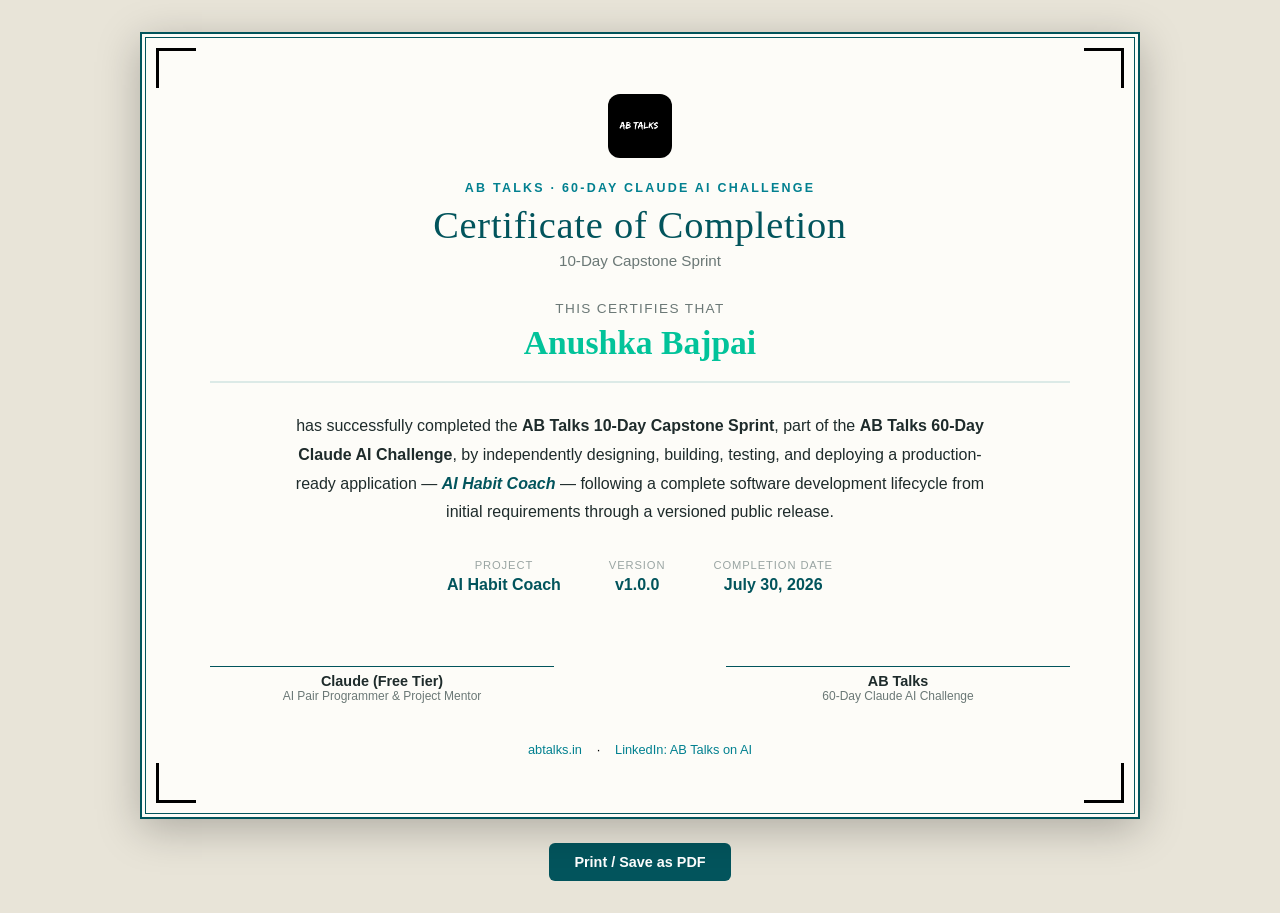
<file: certificate.html>
<!DOCTYPE html>
<html lang="en">
<head>
<meta charset="UTF-8">
<title>Certificate of Completion — AI Habit Coach</title>
<style>
  @media print {
    body { margin: 0; }
    .certificate { box-shadow: none !important; }
    @page { size: landscape; margin: 0; }
  }
  * { box-sizing: border-box; margin: 0; padding: 0; }
  body {
    font-family: Georgia, 'Times New Roman', serif;
    background: #E8E4D8;
    padding: 2rem;
    display: flex;
    justify-content: center;
    align-items: center;
    min-height: 100vh;
  }
  .certificate {
    width: 1000px;
    max-width: 100%;
    background: #FDFCF8;
    border: 2px solid #02545C;
    padding: 3px;
    box-shadow: 0 10px 40px rgba(0,0,0,0.25);
    position: relative;
  }
  .certificate-inner {
    border: 1px solid #02545C;
    padding: 3.5rem 4rem;
    position: relative;
  }
  .corner {
    position: absolute;
    width: 40px;
    height: 40px;
    border-color: #02C39A;
  }
  .corner.tl { top: 10px; left: 10px; border-top: 3px solid; border-left: 3px solid; }
  .corner.tr { top: 10px; right: 10px; border-top: 3px solid; border-right: 3px solid; }
  .corner.bl { bottom: 10px; left: 10px; border-bottom: 3px solid; border-left: 3px solid; }
  .corner.br { bottom: 10px; right: 10px; border-bottom: 3px solid; border-right: 3px solid; }

  .logo-row {
    text-align: center;
    margin-bottom: 1.2rem;
  }
  .logo-row img {
    width: 64px;
    height: 64px;
    border-radius: 12px;
  }

  .eyebrow {
    text-align: center;
    font-family: -apple-system, sans-serif;
    font-size: 0.78rem;
    letter-spacing: 0.18em;
    text-transform: uppercase;
    color: #028090;
    font-weight: 700;
    margin-bottom: 0.5rem;
  }

  h1 {
    text-align: center;
    font-size: 2.4rem;
    color: #02545C;
    font-weight: 400;
    letter-spacing: 0.02em;
    margin-bottom: 0.3rem;
  }

  .subtitle {
    text-align: center;
    font-family: -apple-system, sans-serif;
    font-size: 0.95rem;
    color: #6B7876;
    margin-bottom: 2rem;
  }

  .presented-to {
    text-align: center;
    font-family: -apple-system, sans-serif;
    font-size: 0.85rem;
    color: #6B7876;
    text-transform: uppercase;
    letter-spacing: 0.1em;
    margin-bottom: 0.5rem;
  }

  .name {
    text-align: center;
    font-size: 2.1rem;
    color: #02C39A;
    font-weight: 700;
    margin-bottom: 1.8rem;
    border-bottom: 2px solid #DCEAE7;
    padding-bottom: 1.2rem;
    display: inline-block;
    width: 100%;
  }

  .body-text {
    text-align: center;
    font-family: -apple-system, sans-serif;
    font-size: 1rem;
    color: #1E2B2B;
    line-height: 1.8;
    max-width: 720px;
    margin: 0 auto 1.8rem auto;
  }

  .project-name {
    font-weight: 700;
    color: #02545C;
    font-style: italic;
  }

  .details-row {
    display: flex;
    justify-content: center;
    gap: 3rem;
    margin: 2rem 0;
    font-family: -apple-system, sans-serif;
  }
  .detail {
    text-align: center;
  }
  .detail .detail-label {
    font-size: 0.7rem;
    text-transform: uppercase;
    letter-spacing: 0.08em;
    color: #9AA5A3;
    margin-bottom: 0.3rem;
  }
  .detail .detail-value {
    font-size: 1rem;
    font-weight: 700;
    color: #02545C;
  }

  .signatures {
    display: flex;
    justify-content: space-between;
    margin-top: 3rem;
    padding-top: 1.5rem;
    font-family: -apple-system, sans-serif;
  }
  .signature-block {
    text-align: center;
    width: 40%;
  }
  .signature-line {
    border-top: 1px solid #02545C;
    margin-bottom: 0.4rem;
    padding-top: 0.4rem;
  }
  .signature-name {
    font-size: 0.9rem;
    font-weight: 700;
    color: #1E2B2B;
  }
  .signature-role {
    font-size: 0.75rem;
    color: #6B7876;
  }

  .links-row {
    text-align: center;
    margin-top: 2rem;
    font-family: -apple-system, sans-serif;
    font-size: 0.8rem;
  }
  .links-row a {
    color: #028090;
    text-decoration: none;
    margin: 0 0.7rem;
  }

  .print-button {
    display: block;
    margin: 1.5rem auto 0 auto;
    padding: 0.7rem 1.6rem;
    background: #02545C;
    color: white;
    border: none;
    border-radius: 6px;
    font-family: -apple-system, sans-serif;
    font-size: 0.9rem;
    font-weight: 600;
    cursor: pointer;
  }
  @media print { .print-button { display: none; } }
</style>
</head>
<body>

<div>
  <div class="certificate">
    <div class="certificate-inner">
      <div class="corner tl"></div>
      <div class="corner tr"></div>
      <div class="corner bl"></div>
      <div class="corner br"></div>

      <div class="logo-row">
        <img src="[data-uri]" alt="AB Talks logo">
      </div>

      <div class="eyebrow">AB Talks · 60-Day Claude AI Challenge</div>
      <h1>Certificate of Completion</h1>
      <div class="subtitle">10-Day Capstone Sprint</div>

      <div class="presented-to">This certifies that</div>
      <div class="name">Anushka Bajpai</div>

      <div class="body-text">
        has successfully completed the <strong>AB Talks 10-Day Capstone Sprint</strong>, part of the
        <strong>AB Talks 60-Day Claude AI Challenge</strong>, by independently designing, building, testing,
        and deploying a production-ready application —
        <span class="project-name">AI Habit Coach</span> —
        following a complete software development lifecycle from initial requirements through a
        versioned public release.
      </div>

      <div class="details-row">
        <div class="detail">
          <div class="detail-label">Project</div>
          <div class="detail-value">AI Habit Coach</div>
        </div>
        <div class="detail">
          <div class="detail-label">Version</div>
          <div class="detail-value">v1.0.0</div>
        </div>
        <div class="detail">
          <div class="detail-label">Completion Date</div>
          <div class="detail-value">July 30, 2026</div>
        </div>
      </div>

      <div class="signatures">
        <div class="signature-block">
          <div class="signature-line">
            <div class="signature-name">Claude (Free Tier)</div>
            <div class="signature-role">AI Pair Programmer &amp; Project Mentor</div>
          </div>
        </div>
        <div class="signature-block">
          <div class="signature-line">
            <div class="signature-name">AB Talks</div>
            <div class="signature-role">60-Day Claude AI Challenge</div>
          </div>
        </div>
      </div>

      <div class="links-row">
        <a href="https://www.abtalks.in/">abtalks.in</a>
        ·
        <a href="https://www.linkedin.com/company/abtalks-on-ai/">LinkedIn: AB Talks on AI</a>
      </div>
    </div>
  </div>

  <button class="print-button" onclick="window.print()">Print / Save as PDF</button>
</div>

</body>
</html>
</file>
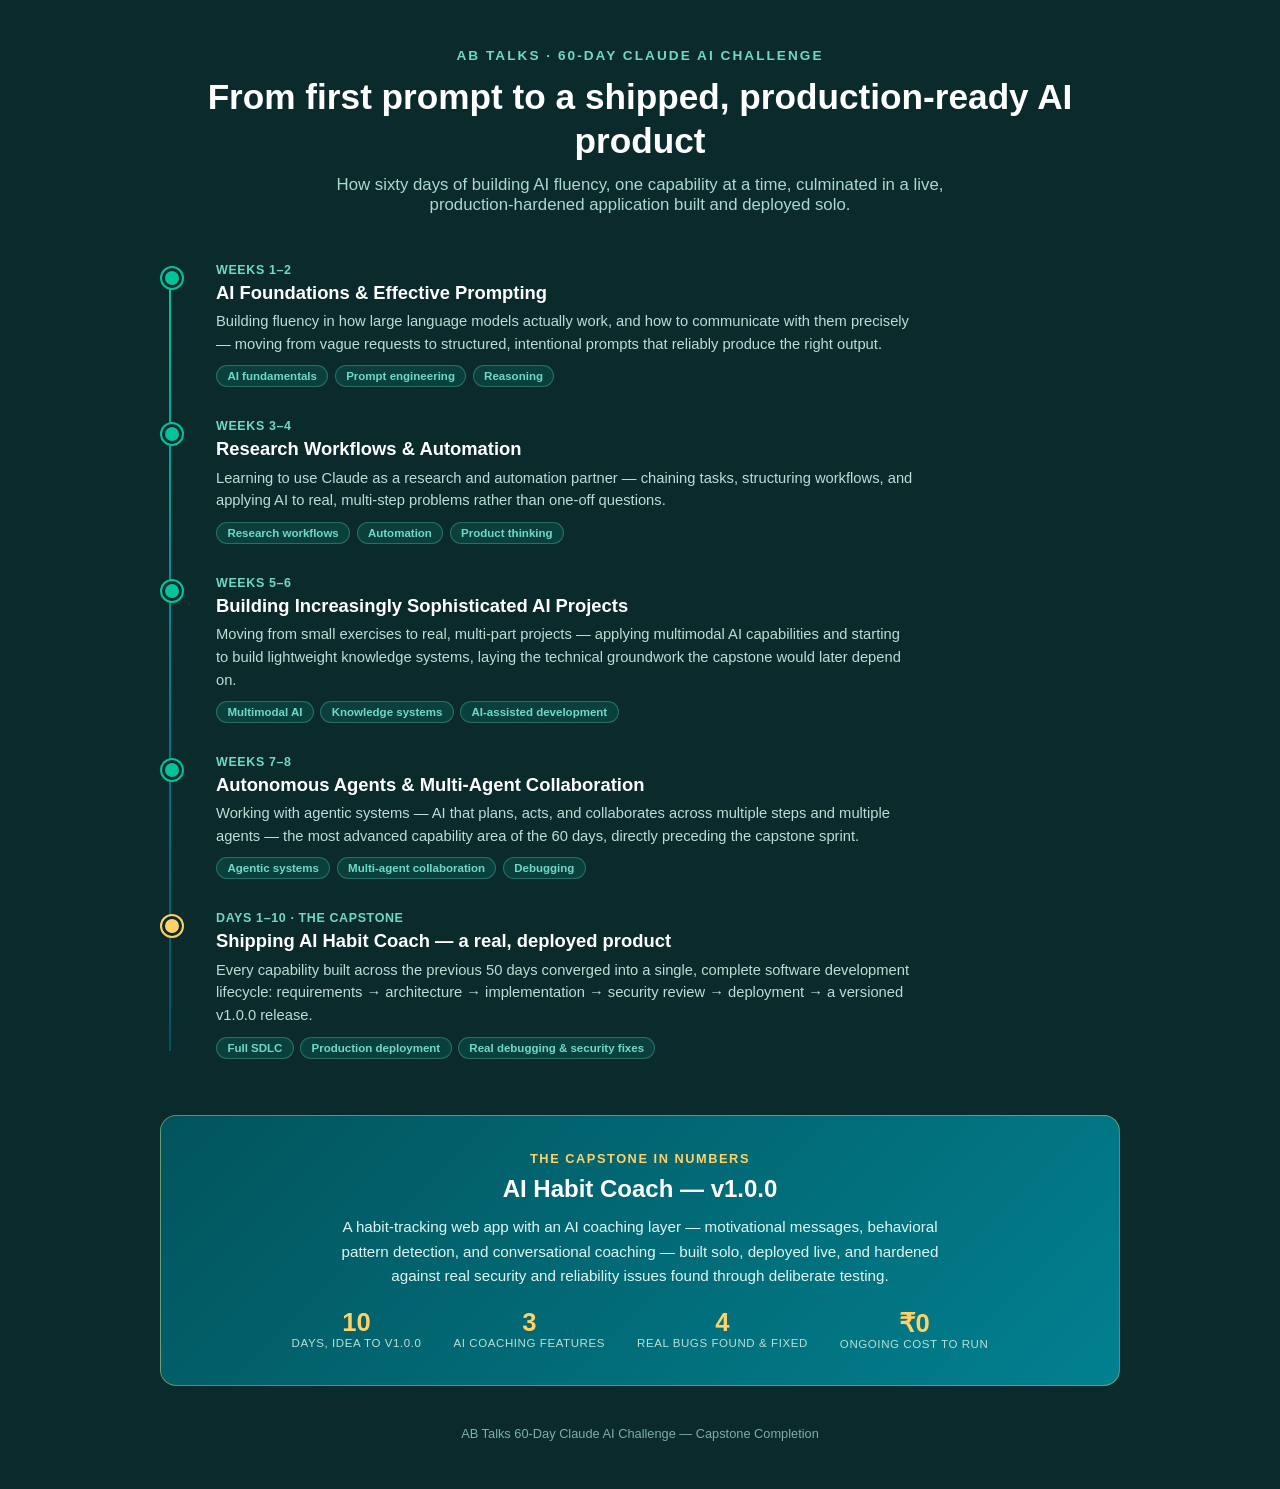
<file: skills-evolution-infographic.html>
<!DOCTYPE html>
<html lang="en">
<head>
<meta charset="UTF-8">
<title>60-Day Claude AI Challenge — Skills Evolution</title>
<style>
  * { box-sizing: border-box; margin: 0; padding: 0; }
  body {
    font-family: -apple-system, BlinkMacSystemFont, 'Segoe UI', Roboto, sans-serif;
    background: #0B2A2C;
    color: #E4F5F2;
    padding: 3rem 1.5rem;
  }
  .wrap { max-width: 960px; margin: 0 auto; }
  .header { text-align: center; margin-bottom: 3rem; }
  .header .eyebrow {
    font-size: 0.85rem; letter-spacing: 0.15em; text-transform: uppercase;
    color: #6FD9C5; font-weight: 600; margin-bottom: 0.75rem;
  }
  .header h1 {
    font-size: 2.2rem; font-weight: 700; color: #FFFFFF; margin-bottom: 0.75rem;
    line-height: 1.25;
  }
  .header p {
    font-size: 1.05rem; color: #A9D9D0; max-width: 640px; margin: 0 auto;
  }

  .timeline {
    position: relative;
    margin: 3rem 0;
    padding-left: 2rem;
  }
  .timeline::before {
    content: '';
    position: absolute;
    left: 0.55rem;
    top: 0.5rem;
    bottom: 0.5rem;
    width: 2px;
    background: linear-gradient(to bottom, #02C39A, #028090, #02545C);
  }
  .stage {
    position: relative;
    margin-bottom: 2rem;
    padding-left: 1.5rem;
  }
  .stage::before {
    content: '';
    position: absolute;
    left: -1.9rem;
    top: 0.3rem;
    width: 14px;
    height: 14px;
    border-radius: 50%;
    background: #02C39A;
    border: 3px solid #0B2A2C;
    box-shadow: 0 0 0 2px #02C39A;
  }
  .stage.final::before {
    background: #FFD166;
    box-shadow: 0 0 0 2px #FFD166;
  }
  .stage-range {
    font-size: 0.78rem; font-weight: 700; color: #6FD9C5;
    letter-spacing: 0.05em; text-transform: uppercase; margin-bottom: 0.3rem;
  }
  .stage-title {
    font-size: 1.15rem; font-weight: 700; color: #FFFFFF; margin-bottom: 0.4rem;
  }
  .stage-desc {
    font-size: 0.92rem; color: #B8DFD6; line-height: 1.55; max-width: 700px;
  }
  .tag-row { display: flex; flex-wrap: wrap; gap: 0.4rem; margin-top: 0.6rem; }
  .tag {
    font-size: 0.72rem; font-weight: 600; padding: 0.25rem 0.65rem;
    border-radius: 999px; background: rgba(2, 195, 154, 0.14);
    color: #6FD9C5; border: 1px solid rgba(111, 217, 197, 0.3);
  }

  .capstone-banner {
    margin-top: 3.5rem;
    background: linear-gradient(135deg, #02545C, #028090);
    border-radius: 16px;
    padding: 2.2rem 2rem;
    text-align: center;
    border: 1px solid rgba(255, 209, 102, 0.4);
  }
  .capstone-banner .label {
    font-size: 0.8rem; font-weight: 700; letter-spacing: 0.12em; text-transform: uppercase;
    color: #FFD166; margin-bottom: 0.6rem;
  }
  .capstone-banner h2 {
    font-size: 1.5rem; font-weight: 700; color: #FFFFFF; margin-bottom: 0.75rem;
  }
  .capstone-banner p {
    font-size: 0.95rem; color: #DFF6F0; max-width: 620px; margin: 0 auto 1.2rem auto;
    line-height: 1.6;
  }
  .capstone-stats {
    display: flex; justify-content: center; gap: 2rem; flex-wrap: wrap;
    margin-top: 1rem;
  }
  .stat { text-align: center; }
  .stat .num { font-size: 1.6rem; font-weight: 700; color: #FFD166; }
  .stat .lbl { font-size: 0.72rem; color: #B8DFD6; text-transform: uppercase; letter-spacing: 0.05em; }

  .footer-note {
    text-align: center; margin-top: 2.5rem; font-size: 0.8rem; color: #7BAFA6;
  }

  @media (max-width: 600px) {
    .header h1 { font-size: 1.6rem; }
    .timeline { padding-left: 1.2rem; }
    .capstone-stats { gap: 1.2rem; }
  }
</style>
</head>
<body>
<div class="wrap">

  <div class="header">
    <div class="eyebrow">AB Talks · 60-Day Claude AI Challenge</div>
    <h1>From first prompt to a shipped, production-ready AI product</h1>
    <p>How sixty days of building AI fluency, one capability at a time, culminated in a live, production-hardened application built and deployed solo.</p>
  </div>

  <div class="timeline">

    <div class="stage">
      <div class="stage-range">Weeks 1–2</div>
      <div class="stage-title">AI Foundations &amp; Effective Prompting</div>
      <div class="stage-desc">Building fluency in how large language models actually work, and how to communicate with them precisely — moving from vague requests to structured, intentional prompts that reliably produce the right output.</div>
      <div class="tag-row">
        <span class="tag">AI fundamentals</span>
        <span class="tag">Prompt engineering</span>
        <span class="tag">Reasoning</span>
      </div>
    </div>

    <div class="stage">
      <div class="stage-range">Weeks 3–4</div>
      <div class="stage-title">Research Workflows &amp; Automation</div>
      <div class="stage-desc">Learning to use Claude as a research and automation partner — chaining tasks, structuring workflows, and applying AI to real, multi-step problems rather than one-off questions.</div>
      <div class="tag-row">
        <span class="tag">Research workflows</span>
        <span class="tag">Automation</span>
        <span class="tag">Product thinking</span>
      </div>
    </div>

    <div class="stage">
      <div class="stage-range">Weeks 5–6</div>
      <div class="stage-title">Building Increasingly Sophisticated AI Projects</div>
      <div class="stage-desc">Moving from small exercises to real, multi-part projects — applying multimodal AI capabilities and starting to build lightweight knowledge systems, laying the technical groundwork the capstone would later depend on.</div>
      <div class="tag-row">
        <span class="tag">Multimodal AI</span>
        <span class="tag">Knowledge systems</span>
        <span class="tag">AI-assisted development</span>
      </div>
    </div>

    <div class="stage">
      <div class="stage-range">Weeks 7–8</div>
      <div class="stage-title">Autonomous Agents &amp; Multi-Agent Collaboration</div>
      <div class="stage-desc">Working with agentic systems — AI that plans, acts, and collaborates across multiple steps and multiple agents — the most advanced capability area of the 60 days, directly preceding the capstone sprint.</div>
      <div class="tag-row">
        <span class="tag">Agentic systems</span>
        <span class="tag">Multi-agent collaboration</span>
        <span class="tag">Debugging</span>
      </div>
    </div>

    <div class="stage final">
      <div class="stage-range">Days 1–10 · The Capstone</div>
      <div class="stage-title">Shipping AI Habit Coach — a real, deployed product</div>
      <div class="stage-desc">Every capability built across the previous 50 days converged into a single, complete software development lifecycle: requirements → architecture → implementation → security review → deployment → a versioned v1.0.0 release.</div>
      <div class="tag-row">
        <span class="tag">Full SDLC</span>
        <span class="tag">Production deployment</span>
        <span class="tag">Real debugging &amp; security fixes</span>
      </div>
    </div>

  </div>

  <div class="capstone-banner">
    <div class="label">The Capstone in Numbers</div>
    <h2>AI Habit Coach — v1.0.0</h2>
    <p>A habit-tracking web app with an AI coaching layer — motivational messages, behavioral pattern detection, and conversational coaching — built solo, deployed live, and hardened against real security and reliability issues found through deliberate testing.</p>
    <div class="capstone-stats">
      <div class="stat"><div class="num">10</div><div class="lbl">Days, Idea to v1.0.0</div></div>
      <div class="stat"><div class="num">3</div><div class="lbl">AI Coaching Features</div></div>
      <div class="stat"><div class="num">4</div><div class="lbl">Real Bugs Found &amp; Fixed</div></div>
      <div class="stat"><div class="num">₹0</div><div class="lbl">Ongoing Cost to Run</div></div>
    </div>
  </div>

  <div class="footer-note">AB Talks 60-Day Claude AI Challenge — Capstone Completion</div>

</div>
</body>
</html>
</file>
